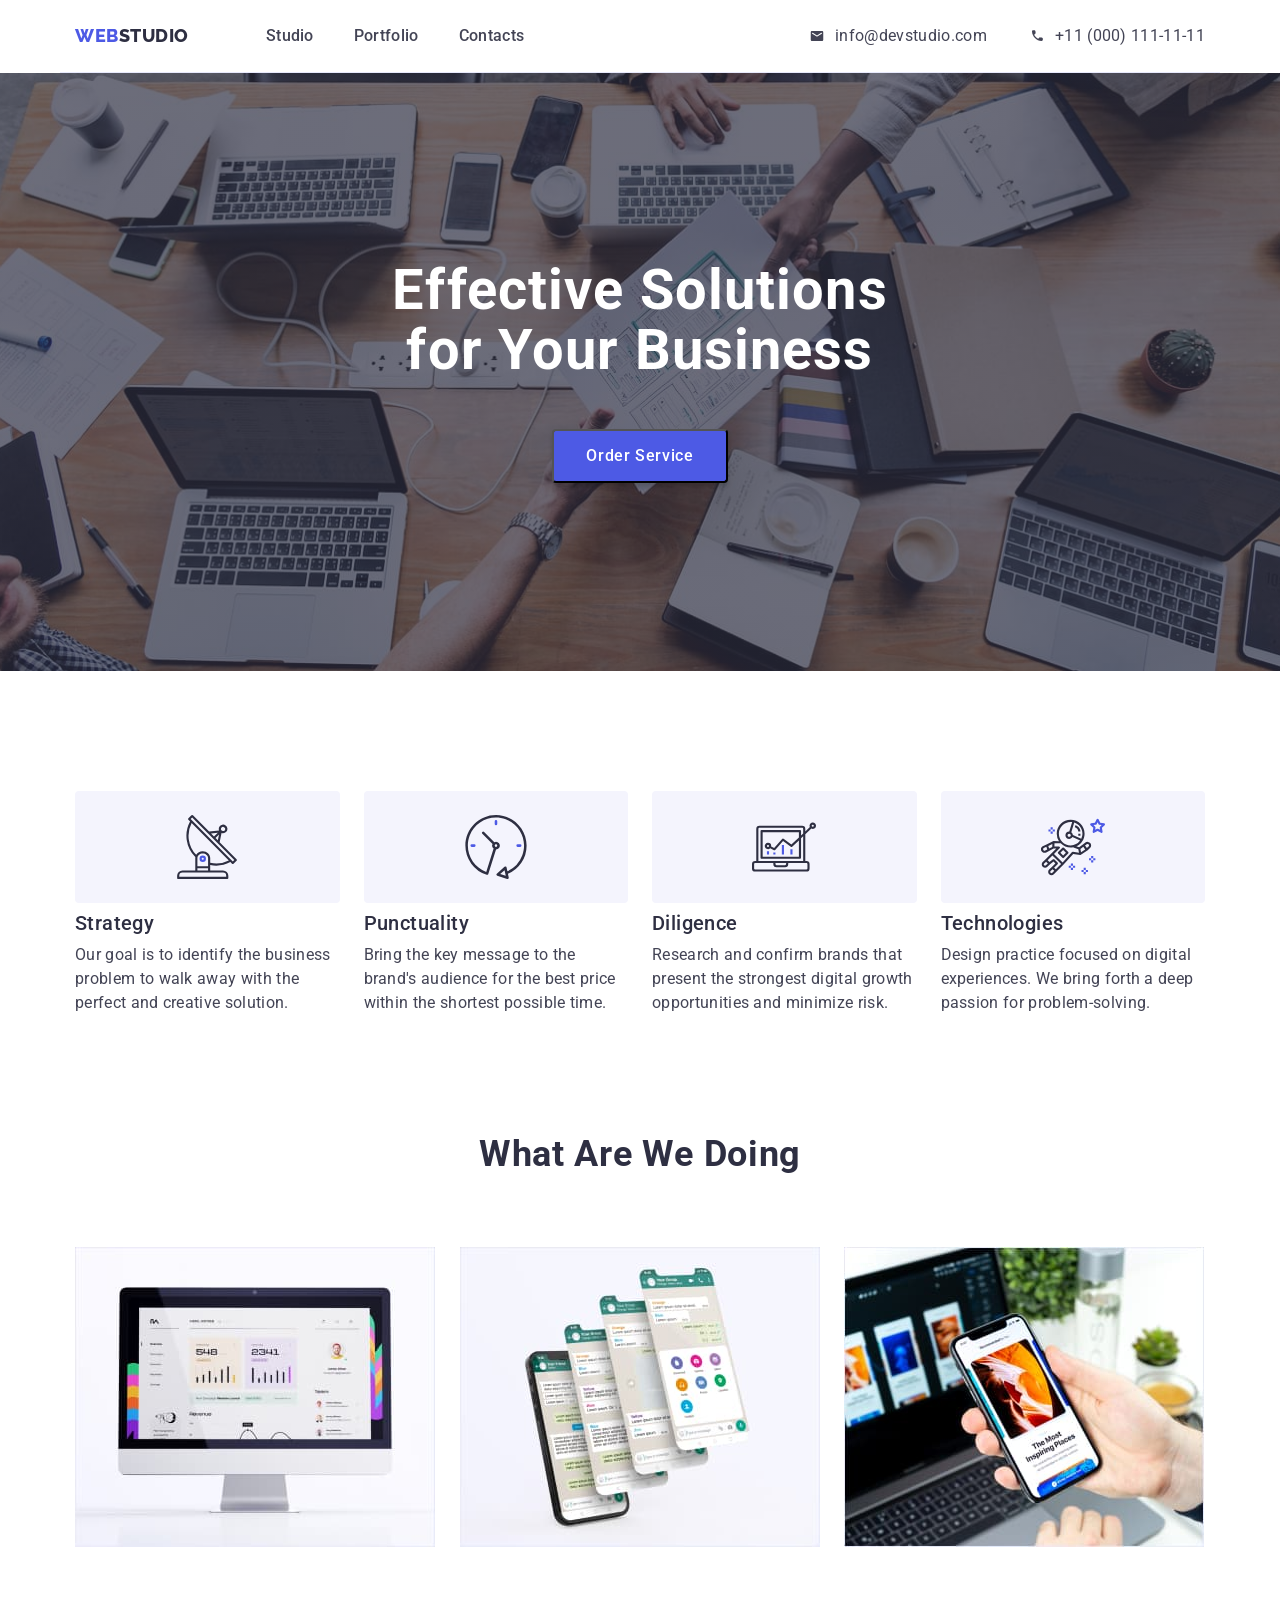
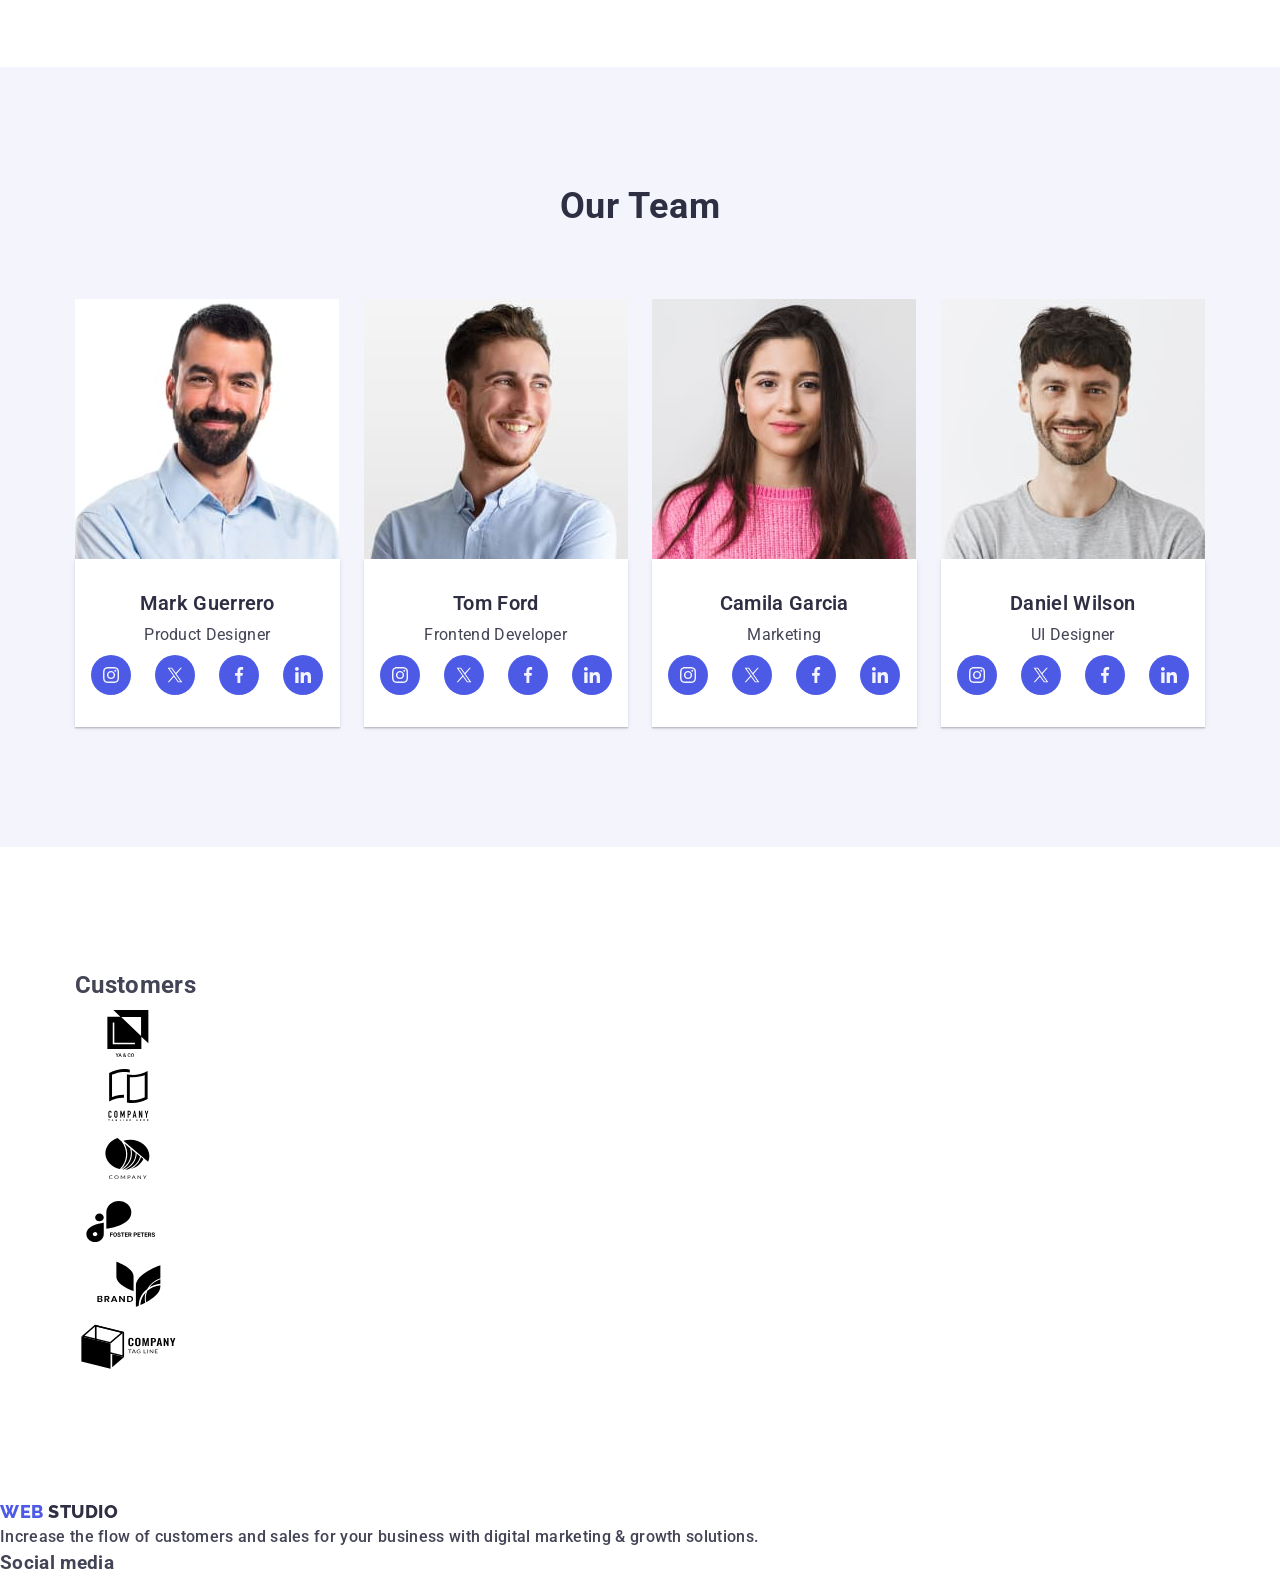
<file: index.html>
<!DOCTYPE html>
<html lang="en">
	<head>
		<meta charset="UTF-8"/>
		<meta
			name="viewport"
			content="width=device-width, initial-scale=1.0"/>
		<title>Team</title>
		<link rel="stylesheet" href="https://cdn.jsdelivr.net/npm/modern-normalize@3.0.1/modern-normalize.min.css">

		<link rel="preconnect" href="https://fonts.googleapis.com">
		<link rel="preconnect" href="https://fonts.gstatic.com" crossorigin>
		<link href="https://fonts.googleapis.com/css2?family=Raleway:wght@800&family=Roboto:wght@0,400;0,500;0,700&display=swap" rel="stylesheet">
		<link rel="stylesheet" href="./css/cammon.css">
		<link rel="stylesheet" href="./css/style.css"/>
	</head>

	<body>
		<header class="header">
			<div class="head-item container">
				<a href="./index.html" class="logo link">Web<span class="logo-color">Studio</span> </a>
				<nav class="nav">
					<ul class="nav-menu list">
						<li class="menu-items list">
							<a href="./index.html" class="menu-item link">Studio</a>
						</li>
						<li class="menu-items list">
							<a href="./portfolio.html" class="menu-item link">Portfolio</a>
						</li>
						<li class="menu-items list">
							<a href="" class="menu-item link">Contacts</a>
						</li>
					</ul>
	
					<ul class="nav-info list">
						<li class="info-items list">
							<a href="mailto:info@devstudio.com" class="info-email link"> 
								<svg class="info-email-svg" width="20" height="20" aria-hidden="true">
									<use href="./img/svg/icons.svg#e-mail"></use>
								</svg> 
							info@devstudio.com</a> 
						</li>
						<li class="info-items list">
							<a href="tel:+110001111111" class="info-tel link">
								<svg class="info-phone-svg" width="20" height="20" aria-hidden="true">
									<use href="./img/svg/icons.svg#phone"></use>
								</svg>
							 +11 (000) 111-11-11</a>
						</li>
						
					</ul>
				</nav></div>
		</header>

		<main class="main">
			<section class="hero">
				<div class="container">
					<h1 class="hero-title">Effective Solutions <br>for Your Business</h1>
					<button type="button" class="hero-btn btn">Order Service</button>
				</div>
			</section>

			<section class="feature section-pading">
				<div class="container">
					<h2 class="feature visually-hidden">Feature</h2>

					<ul class="feature-list list">
						<li class="feature-card">
							<div class="feature-card-box">
								<svg class="feature-card-svg" width="64" height="64">
								<use href="./img/svg/icons.svg#antenna"></use>
								</svg>
							</div>
							<h3 class="feature-card-title">Strategy</h3>
							<p class="feature-card-text">Our goal is to identify the business
								problem to walk away with the perfect and creative solution. </p>
						</li>

						<li class="feature-card">
							<div class="feature-card-box">
								<svg class="feature-card-svg" width="64" height="64">
								<use href="./img/svg/icons.svg#clock"></use>
								</svg>
							</div>
							<h3 class="feature-card-title">Punctuality</h3>
							<p class="feature-card-text ">Bring the key message to the brand's audience for the best price within the shortest possible time.</p>
						</li>

						<li class="feature-card">
							<div class="feature-card-box">
								<svg class="feature-card-svg" width="64" height="64">
								<use href="./img/svg/icons.svg#diagram"></use>
								</svg>
							</div>
							<h3 class="feature-card-title">Diligence</h3>
							<p class="feature-card-text">Research and confirm brands that present the strongest digital growth opportunities and minimize risk.</p>
						</li>

						<li class="feature-card">
							<div class="feature-card-box">
								<svg class="feature-card-svg" width="64" height="64">
								<use href="./img/svg/icons.svg#astronaut"></use>
								</svg>
							</div>
							<h3 class="feature-card-title">Technologies</h3>
							<p class="feature-card-text">Design practice focused on digital experiences. We bring forth a deep passion for problem-solving.</p>
						</li>
					</ul>
				</div>
			</section>

			<section class="doing">
				<div class="container">
					<h2 class="doing-title section-title">What are we doing</h2>

					<ul class="doing-list list">
						<li class="doing-card">
							<a href="#" class="doing-card-link">
								<img class="doing-card-img" src="./img/main/doing/doing1.jpg" alt="Monitor with diagram" width="360" height="300px">
							</a>
						</li>

						
						<li class="doing-card">
							<a href="#" class="doing-card-link">
									<img class="doing-card-img" src="./img/main/doing/doing2.jpg" alt="apps for phone"  width="360" height="300px">
							</a>
						</li>
							
						<li class="doing-card">
							<a href="#" class="doing-card-link">
								<img class="doing-card-img" src="./img/main/doing/doing3.jpg" alt="adaptive sites for any device"  width="360" height="300px">
							</a>
						</li>
					</ul>
				</div>
			</section>

			<section class="team section-pading">
				<div class="container">
					<h2 class="team-title section-title">Our Team</h2>

					<ul class="team-list list">
						<li class="team-card">
							<img class="team-card-img" src="./img/main/team/mark.jpg" alt="Man" width="264" height="260">
							<div class="team-card-box">
								<h3 class="team-card-title">Mark Guerrero</h3>
								<p class="team-card-subtitle">Product Designer</p>
								<ul class="team-card-soc list">
									<li class="team-soc-item">
										<a href="https://www.instagram.com" class="team-soc-icon" target="_blank" rel="noopener noreferrer">						
											<svg class="team-soc-svg" width="16" height="16">
									  			<use href="./img/svg/icons.svg#instagram"></use>
											</svg>
										</a>
									</li>

									<li class="team-soc-item">
										<a href="https://www.twitter.com" class="team-soc-icon" target="_blank" rel="noopener noreferrer">
											<svg class="team-soc-svg twiter" width="16" height="16">
									 			 <use href="./img/svg/icons.svg#twiter"></use>
											</svg>
										</a>
									</li>
									<li class="team-soc-item">
										<a href="https://www.facebook.com" class="team-soc-icon" target="_blank" rel="noopener noreferrer">
											<svg class="team-soc-svg" width="16" height="16">
									  			<use href="./img/svg/icons.svg#facebook"></use>
											</svg>
										</a>
									</li>
									<li class="team-soc-item" >
										<a href="https://www.linkedin.com" class="team-soc-icon" target="_blank" rel="noopener noreferrer">
											<svg class="team-soc-svg" width="16" height="16">
									  			<use href="./img/svg/icons.svg#linkedin"></use>
											</svg>
										</a>
									</li>
							</ul>
							</div>
						</li>
						<li class="team-card">
							<img class="team-card-img" src="./img/main/team/tom.jpg" alt="Man" width="264" height="260">
							<div class="team-card-box">
								<h3 class="team-card-title">Tom Ford</h3>
								<p class="team-card-subtitle">Frontend Developer</p>
								<ul class="team-card-soc list">
									<li class="team-soc-item">
										<a href="https://www.instagram.com" class="team-soc-icon" target="_blank" rel="noopener noreferrer">						
											<svg class="team-soc-svg" width="16" height="16">
									  			<use href="./img/svg/icons.svg#instagram"></use>
											</svg>
										</a>
									</li>

									<li class="team-soc-item">
										<a href="https://www.twitter.com" class="team-soc-icon" target="_blank" rel="noopener noreferrer">
											<svg class="team-soc-svg twiter" width="16" height="16">
									 			 <use href="./img/svg/icons.svg#twiter"></use>
											</svg>
										</a>
									</li>
									<li class="team-soc-item">
										<a href="https://www.facebook.com" class="team-soc-icon" target="_blank" rel="noopener noreferrer">
											<svg class="team-soc-svg" width="16" height="16">
									  			<use href="./img/svg/icons.svg#facebook"></use>
											</svg>
										</a>
									</li>
									<li class="team-soc-item" >
										<a href="https://www.linkedin.com" class="team-soc-icon" target="_blank" rel="noopener noreferrer">
											<svg class="team-soc-svg" width="16" height="16">
									 			 <use href="./img/svg/icons.svg#linkedin"></use>
											</svg>
										</a>
									</li>
							</ul>
							</div>
						</li>
						<li class="team-card">
							<img class="team-card-img" src="./img/main/team/camila.jpg" alt="Woman" width="264" height="260">
							<div class="team-card-box">
								<h3 class="team-card-title">Camila Garcia</h3>
								<p class="team-card-subtitle">Marketing</p>
								<ul class="team-card-soc list">
									<li class="team-soc-item">
										<a href="https://www.instagram.com" class="team-soc-icon" target="_blank" rel="noopener noreferrer">						
											<svg class="team-soc-svg" width="16" height="16">
									  			<use href="./img/svg/icons.svg#instagram"></use>
											</svg>
										</a>
									</li>

									<li class="team-soc-item">
										<a href="https://www.x.com" class="team-soc-icon" target="_blank" rel="noopener noreferrer">
											<svg class="team-soc-svg twiter" width="16" height="16">
									 			 <use href="./img/svg/icons.svg#twiter"></use>
											</svg>
										</a>
									</li>
									<li class="team-soc-item">
										<a href="https://www.facebook.com" class="team-soc-icon" target="_blank" rel="noopener noreferrer">
											<svg class="team-soc-svg" width="16" height="16">
									  			<use href="./img/svg/icons.svg#facebook"></use>
											</svg>
										</a>
									</li>
									<li class="team-soc-item">
										<a href="https://www.linkedin.com" class="team-soc-icon" target="_blank" rel="noopener noreferrer">
											<svg class="team-soc-svg" width="16" height="16">
									 			 <use href="./img/svg/icons.svg#linkedin"></use>
											</svg>
										</a>
									</li>
							</ul>
							</div>
						</li>
						<li class="team-card">
							<img class="team-card-img" src="./img/main/team/Daniel.jpg" alt="Man" width="264" height="260">
							<div class="team-card-box">
								<h3 class="team-card-title">Daniel Wilson</h3>
								<p class="team-card-subtitle">UI Designer</p>
								<ul class="team-card-soc list">
									<li class="team-soc-item">
										<a href="https://www.instagram.com" class="team-soc-icon" target="_blank" rel="noopener noreferrer">						
											<svg class="team-soc-svg" width="16" height="16">
									  			<use href="./img/svg/icons.svg#instagram"></use>
											</svg>
										</a>
									</li>

									<li class="team-soc-item">
										<a href="https://www.twitter.com" class="team-soc-icon" target="_blank" rel="noopener noreferrer">
											<svg class="team-soc-svg twiter" width="16" height="16">
									 			 <use href="./img/svg/icons.svg#twiter"></use>
											</svg>
										</a>
									</li>
									<li class="team-soc-item" >
										<a href="https://www.facebook.com" class="team-soc-icon" target="_blank" rel="noopener noreferrer">
											<svg class="team-soc-svg" width="16" height="16">
									  			<use href="./img/svg/icons.svg#facebook"></use>
											</svg>
										</a>
									</li>
									<li class="team-soc-item" >
										<a href="https://www.linkedin.com" class="team-soc-icon" target="_blank" rel="noopener noreferrer">
											<svg class="team-soc-svg" width="16" height="16">
									 			 <use href="./img/svg/icons.svg#linkedin"></use>
											</svg>
										</a>
									</li>
							</ul>
							</div>
						</li>
					</ul>
				</div>
			</section>          

			<section class="customers container section-pading">
				<h2 class="customers-title">Customers</h2>
				<ul class="customers-list list">
					<li class="customers-card">
						<a href="#" class="customers-card-link" target="_blank" rel="noopener noreferrer">
							<svg class="customers-card-svg" width="104" height="56">
							  <use href="./img/svg/icons.svg#yaco"></use>
							</svg>
						</a>
					</li>
					<li class="customers-card">
						<a href="#" class="customers-card-link" target="_blank" rel="noopener noreferrer">
							<svg class="customers-card-svg" width="104" height="56">
							  <use href="./img/svg/icons.svg#company"></use>
							</svg>
						</a>
					</li>
					<li class="customers-card">
						<a href="#" class="customers-card-link" target="_blank" rel="noopener noreferrer">
							<svg class="customers-card-svg" width="104" height="56">
							  <use href="./img/svg/icons.svg#company2"></use>
							</svg>
						</a>
					</li>
					<li class="customers-card">
						<a href="#" class="customers-card-link" target="_blank" rel="noopener noreferrer">
							<svg class="customers-card-svg" width="104" height="56">
							  <use href="./img/svg/icons.svg#foster"></use>
							</svg>
						</a>
					</li>
					<li class="customers-card">
						<a href="#" class="customers-card-link" target="_blank" rel="noopener noreferrer">
							<svg class="customers-card-svg" width="104" height="56">
							  <use href="./img/svg/icons.svg#brand"></use>
							</svg>
						</a>
					</li>
					<li class="customers-card">
						<a href="#" class="customers-card-link" target="_blank" rel="noopener noreferrer">
							<svg class="customers-card-svg" width="104" height="56">
							  <use href="./img/svg/icons.svg#tag-line"></use>
							</svg>
						</a>
					</li>
				</ul>
			</section>

		</main>
			
	
		<footer class="footer">
<div class="footer-about-us">
	<a href="" class="logo">Web <span class="logo-color">Studio</span> </a>
	<p class="footer-left-text">Increase the flow of customers and sales for your business with digital marketing & growth solutions.</p>
</div>

<div class="footer-cos">
	<h3 class="footer-cos-title">Social media</h3>
		<ul class="footer-cos-list list">
			<li class="footer-cos-items"><a href="" class="footer-cos-icon"></a></li>
			<li class="footer-cos-items"><a href="" class="footer-cos-icon"></a></li>
			<li class="footer-cos-items"><a href="" class="footer-cos-icon"></a></li>
			<li class="footer-cos-items"><a href="" class="footer-cos-icon"></a></li>
		</ul>
</div>
<div class="footer-subs">
	<h3 class="footer-subs-title"></h3>
</div>


		</footer>
	</body>
</html>
</file>
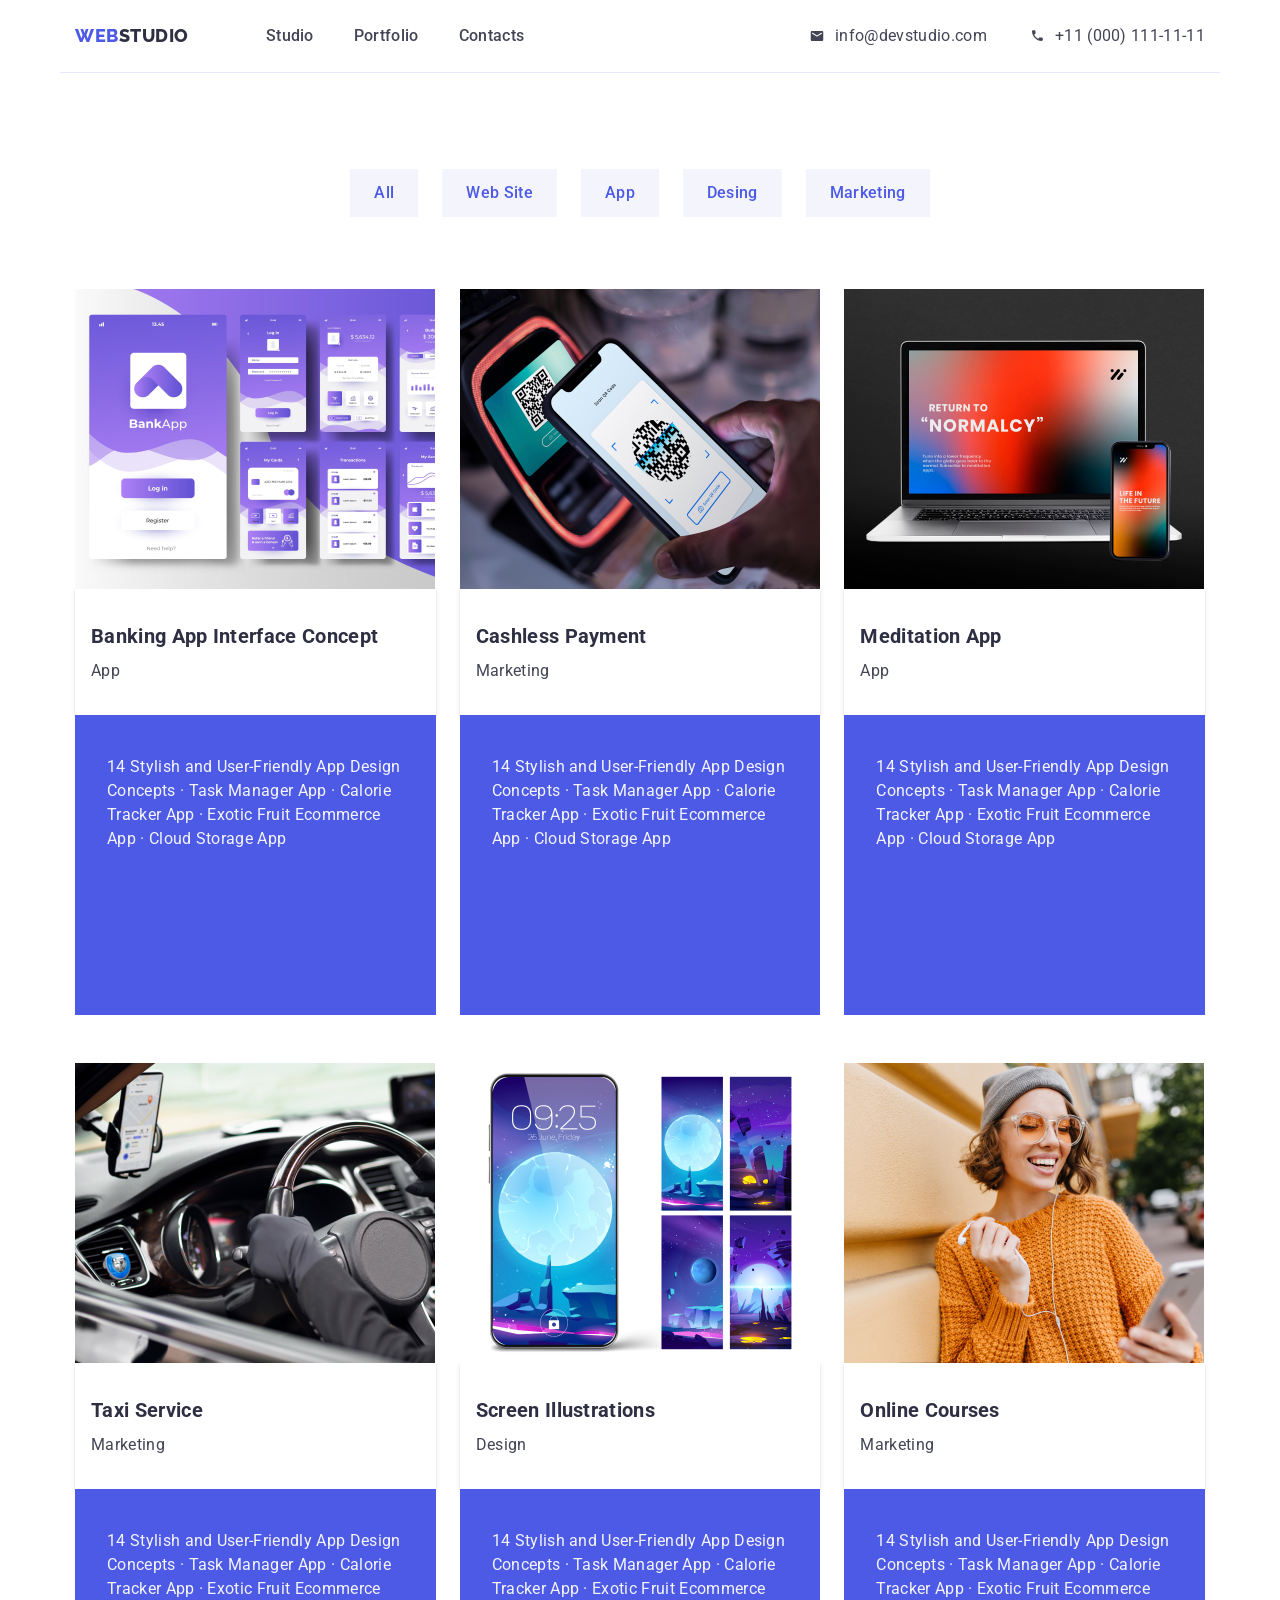
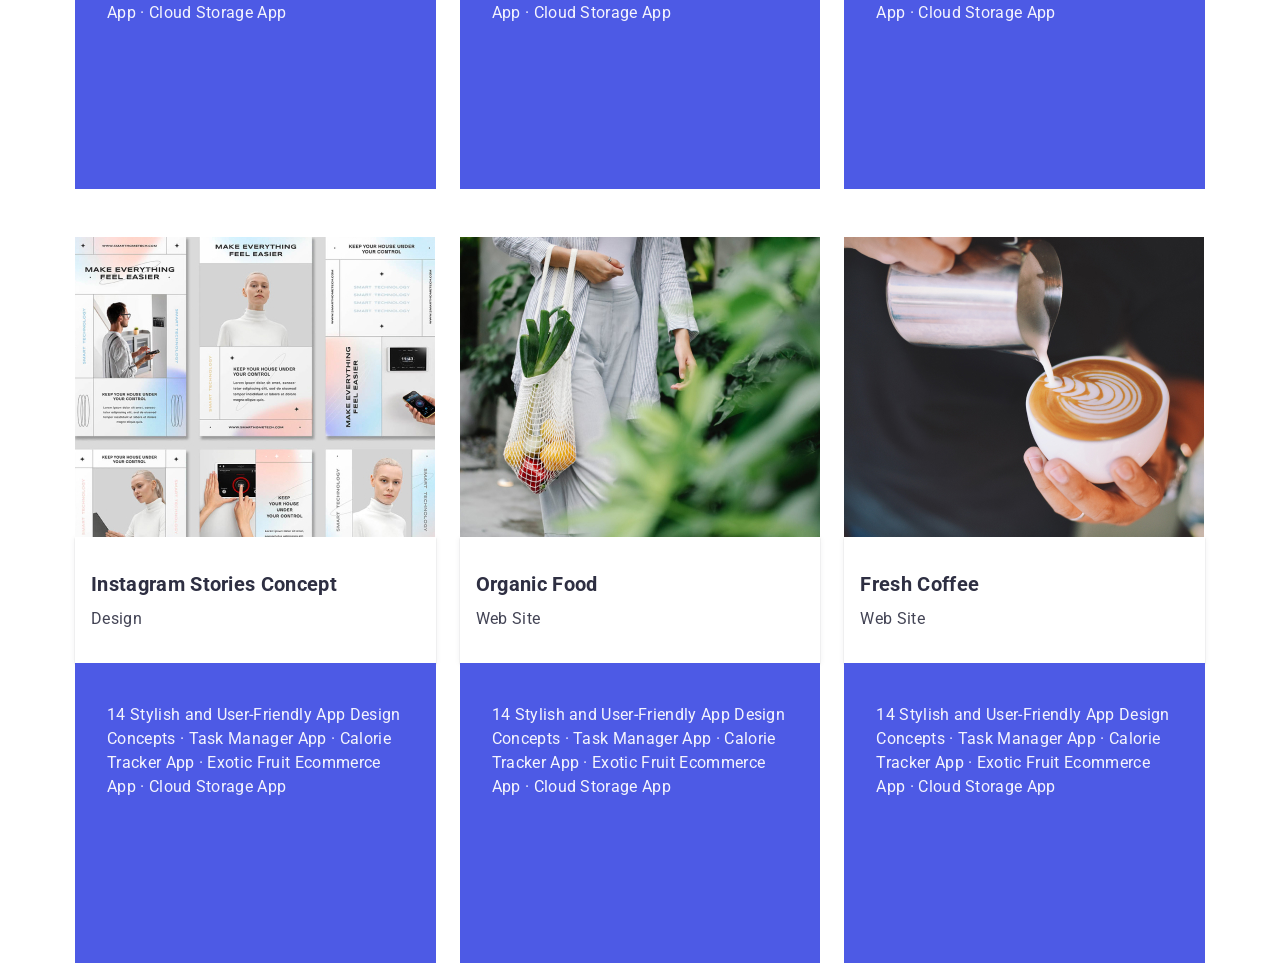
<file: portfolio.html>
<!DOCTYPE html>
<html lang="en">
<head>
    <meta charset="UTF-8">
    <meta name="viewport" content="width=device-width, initial-scale=1.0">
    <title>Portfolio</title>
    <link rel="stylesheet" href="https://cdn.jsdelivr.net/npm/modern-normalize@3.0.1/modern-normalize.min.css">

		<link rel="preconnect" href="https://fonts.googleapis.com">
		<link rel="preconnect" href="https://fonts.gstatic.com" crossorigin>
		<link href="https://fonts.googleapis.com/css2?family=Raleway:wght@800&family=Roboto:wght@0,400;0,500;0,700&display=swap" rel="stylesheet">
		<link rel="stylesheet" href="./css/cammon.css">
		<link rel="stylesheet" href="./css/style.css"/>
</head>
<body>
   	<header class="header">
			<div class="head-item container">
				<a href="./index.html" class="logo link">Web<span class="logo-color">Studio</span> </a>
				<nav class="nav">
					<ul class="nav-menu list">
						<li class="menu-items list">
							<a href="./index.html" class="menu-item link">Studio</a>
						</li>
						<li class="menu-items list">
							<a href="./portfolio.html" class="menu-item link">Portfolio</a>
						</li>
						<li class="menu-items list">
							<a href="" class="menu-item link">Contacts</a>
						</li>
					</ul>
	
					<ul class="nav-info list">
						<li class="info-items list">
							<a href="mailto:info@devstudio.com" class="info-email link"> 
								<svg class="info-email-svg" width="20" height="20" aria-hidden="true">
									<use href="./img/svg/icons.svg#e-mail"></use>
								</svg> 
							info@devstudio.com</a> 
						</li>
						<li class="info-items list">
							<a href="tel:+110001111111" class="info-tel link">
								<svg class="info-phone-svg" width="20" height="20" aria-hidden="true">
									<use href="./img/svg/icons.svg#phone"></use>
								</svg>
							 +11 (000) 111-11-11</a>
						</li>
						
					</ul>
				</nav></div>
		</header>

    <main class="container">
        <section class="portfolio">
            <h1 class="visually-hidden">Portfolio</h1>
            <ul class="portfolio-menu list">
              <li class="portfolio-menu-item ">All</li>  
              <li class="portfolio-menu-item">Web Site</li>  
              <li class="portfolio-menu-item">App</li>  
              <li class="portfolio-menu-item">Desing</li>  
              <li class="portfolio-menu-item">Marketing</li>  
            </ul>
            <ul class="portfolio-card list">
                <li class="portfolio-card-list">
                    <a href="#" class="portfolio-card-link link">
                        <img class="portfolio-img" src="./img/portfolio/portfolio-card/banking.jpg" alt="Banking interface" width="360" height="300">
                        <div class="portfolio-item">
                            <h2 class="portfolio-title">Banking App Interface Concept</h2>
                            <p class="portfolio-subtitle">App</p>       
                        </div>
                        
                        <p class="portfolio-text">14 Stylish and User-Friendly App Design Concepts · Task Manager App · Calorie Tracker App · Exotic Fruit Ecommerce App · Cloud Storage App</p>
                    </a>
                </li>
                <li class="portfolio-card-list">
                    <a href="#" class="portfolio-card-link link">
                        <img class="portfolio-img" src="./img/portfolio/portfolio-card/cashlees.jpg" alt="Cashless Payment" width="360" height="300">
                         <div class="portfolio-item">
                            <h2 class="portfolio-title">Cashless Payment</h2>
                            <p class="portfolio-subtitle">Marketing</p>
                        </div>
                        <p class="portfolio-text">14 Stylish and User-Friendly App Design Concepts · Task Manager App · Calorie Tracker App · Exotic Fruit Ecommerce App · Cloud Storage App</p>
                    </a>
                </li>
                <li class="portfolio-card-list">
                    <a href="#" class="portfolio-card-link link">
                        <img class="portfolio-img" src="./img/portfolio/portfolio-card/mediatation.jpg" alt="Meditation App" width="360" height="300">
                         <div class="portfolio-item">
                            <h2 class="portfolio-title">Meditation App</h2>
                            <p class="portfolio-subtitle">App</p>
                        </div>
                        <p class="portfolio-text">14 Stylish and User-Friendly App Design Concepts · Task Manager App · Calorie Tracker App · Exotic Fruit Ecommerce App · Cloud Storage App</p>
                    </a>
                </li>
                <li class="portfolio-card-list">
                    <a href="#" class="portfolio-card-link link">
                        <img class="portfolio-img" src="./img/portfolio/portfolio-card/taxi.jpg" alt="Taxi Servis" width="360" height="300">
                         <div class="portfolio-item">
                            <h2 class="portfolio-title">Taxi Service</h2>
                            <p class="portfolio-subtitle">Marketing</p>
                        </div>
                        <p class="portfolio-text">14 Stylish and User-Friendly App Design Concepts · Task Manager App · Calorie Tracker App · Exotic Fruit Ecommerce App · Cloud Storage App</p>
                    </a>
                </li>
                <li class="portfolio-card-list">
                    <a href="#" class="portfolio-card-link link">
                        <img class="portfolio-img" src="./img/portfolio/portfolio-card/screen.jpg" alt="Screen Illustrations"width="360" height="300">
                         <div class="portfolio-item">
                            <h2 class="portfolio-title">Screen Illustrations</h2>
                            <p class="portfolio-subtitle">Design</p>
                         </div>
                        <p class="portfolio-text">14 Stylish and User-Friendly App Design Concepts · Task Manager App · Calorie Tracker App · Exotic Fruit Ecommerce App · Cloud Storage App</p>
                    </a>
                </li>
                <li class="portfolio-card-list">
                    <a href="#" class="portfolio-card-link link">
                        <img class="portfolio-img" src="./img/portfolio/portfolio-card/online.jpg" alt="Online Courses" width="360" height="300">
                         <div class="portfolio-item">
                            <h2 class="portfolio-title">Online Courses</h2>
                            <p class="portfolio-subtitle">Marketing</p>
                         </div>
                        <p class="portfolio-text">14 Stylish and User-Friendly App Design Concepts · Task Manager App · Calorie Tracker App · Exotic Fruit Ecommerce App · Cloud Storage App</p>
                    </a>
                </li>
                <li class="portfolio-card-list">
                    <a href="#" class="portfolio-card-link link">
                        <img class="portfolio-img"src="./img/portfolio/portfolio-card/stories.jpg" alt="Instagram Stories Concept" width="360" height="300">
                         <div class="portfolio-item">
                            <h2 class="portfolio-title">Instagram Stories Concept</h2>
                            <p class="portfolio-subtitle">Design</p>
                         </div>
                        <p class="portfolio-text">14 Stylish and User-Friendly App Design Concepts · Task Manager App · Calorie Tracker App · Exotic Fruit Ecommerce App · Cloud Storage App</p>
                    </a>
                </li>
                <li class="portfolio-card-list">
                    <a href="#" class="portfolio-card-link link">
                        <img class="portfolio-img" src="./img/portfolio/portfolio-card/organic.jpg" alt="Organic Food" width="360" height="300">
                         <div class="portfolio-item">
                            <h2 class="portfolio-title">Organic Food</h2>
                            <p class="portfolio-subtitle">Web Site</p>
                         </div>
                        <p class="portfolio-text">14 Stylish and User-Friendly App Design Concepts · Task Manager App · Calorie Tracker App · Exotic Fruit Ecommerce App · Cloud Storage App</p>
                    </a>
                </li>
                <li class="portfolio-card-list">
                    <a href="#" class="portfolio-card-link link">
                        <img class="partfolio-img" src="./img/portfolio/portfolio-card/coffee.jpg" alt="Fresh Coffee" width="360" height="300">
                        <div class="portfolio-item">
                            <h2 class="portfolio-title">Fresh Coffee</h2>
                            <p class="portfolio-subtitle">Web Site</p>
                        </div>
                        <p class="portfolio-text">14 Stylish and User-Friendly App Design Concepts · Task Manager App · Calorie Tracker App · Exotic Fruit Ecommerce App · Cloud Storage App</p>
                    </a>
                </li>
            </ul>
        </section>
    </main>
    <footer></footer>
    
</body>
</html>
</file>
<file: css/cammon.css>
:root {
	 --font-family: "Roboto", sans-serif;
	 --second-family: "Raleway", sans-serif;

	 --iris: #4d5ae5;
	 --ocean: #404bbf;
	 --navy-blue: #2e2f42;
	 --green: #31d0aa;
	 --slate: rgb(67, 68, 85);
	 --light-slate: #8e8f99;
	 --cornflower: #e7e9fc;
	 --cloud: #f4f4fd;
	 --navy-blue-modal: rgba(46, 47, 66, 0.4);
	 --grey: rgba(46, 47, 66, 0.7);
	 --white: #fff;
	 --dairy: #fcfcfc;

	}

body {
	font-family: var(--font-family);
	font-weight: 500;
	font-size: 16px;
	line-height: 1.5;
	letter-spacing:0.02em;
	color:var(--slate) ;
	
	background-color:var(--white) ;
		
}

h1,h2,h3, h4,h5,h6,p {
	margin: 0;
}
a {
	text-decoration: none;
}
img{
	display: block;
}


/* =========================================================== */
 /*General styles*/
 .container{	
	max-width: 1160px;
	padding: 0 15px;
	margin:0 auto 0 auto;

	
 }

 .list{
	list-style: none;
	padding: 0;
	margin: 0;
}
.link{
	color: inherit;
	text-decoration: none;
}
 .btn{
	font-weight: 500;
	letter-spacing: 0.04em;
	color: var(--white);
	border-radius: 4px;
	padding: 16px 32px;
	box-shadow: 0 4px 4px 0 rgba(0, 0, 0, 0.15);
	background: var(--iris);	
 }
 .btn:hover,
 .btn:focus{
	background-color: var(--ocean);
 }


 	/* Hidden title */
.visually-hidden {
	position: absolute;
	width: 1px;
	height: 1px;
	margin: -1px;
	border: 0;
	padding: 0;
  
	white-space: nowrap;
	clip-path: inset(100%);
	clip: rect(0 0 0 0);   
	overflow: hidden;
  }
  .section-pading{
	padding-top: 120px;
	padding-bottom: 120px;
  }
  .section-title{
	font-family: var(--font-family);
	font-weight: 700;
	font-size: 36px;
	line-height: 1.11;
	letter-spacing: 0.02em;
	text-transform: capitalize;
	text-align: center;
	color: var(--navy-blue);

  }

 /* ======header===== */
 /* =====footer===== */
</file>
<file: css/style.css>
/* .hero-title{
    font-size: 40px;
} */

/* ==========HEADER========== */
.head-item {
    display: flex;
    align-items: center; 
    border-bottom: 1px solid var(--cornflower);
   }
.logo {
    font-family: var(--second-family);
    font-weight: 800;
    font-size: 18px;
    line-height: 1.17;
    letter-spacing: 0.03em;
    text-transform: uppercase;
    color: var(--iris);
    margin-right: 77px;
}
.logo-color {
    color: var(--navy-blue);
}
.nav {
  
    display: flex;
    align-items: center;
    justify-content: space-between;
    flex-grow: 1;
}
.nav-menu {
    display: flex;
    flex-wrap: wrap;
    align-items: center;
     column-gap: 40px;
}
.menu-items {
    color: var(--navy-blue);
    
}
.menu-item,
.info-email,
.info-tel {
    /* display: block; */

    display: inline-flex;
    align-items: center;
    gap: 8px;
    padding-top: 24px;
    padding-bottom: 24px;
    color: var(--slate);
}
.menu-item:hover,
.menu-item:focus {   
    color: var(--ocean);
}
.nav-info {
    font-weight: 400;
    display: flex;
    align-items: center;
    flex-wrap: wrap;
    column-gap: 40px;
}
.info-email:hover,
.info-email:focus,
.info-tel:hover,
.info-tel:hover:focus{
    color: var(--ocean);
}
.info-email-svg,
.info-phone-svg {
fill: currentColor;
width: 20px;
height: 20px;

}
 
/* ==========MAIN========== */
/* ==========hero========== */
.hero {
    background-image:linear-gradient(rgba(46, 47, 66, 0.7), rgba(46, 47, 66, 0.7)), url(../img/main/hero/people-office.jpg);
  background-size: cover;
  background-position: center;
  background-repeat: no-repeat;
    padding-top: 188px;
    padding-bottom: 188px;
}

 /* linear-gradient(rgba(var(--navy-rgb), 0.7), rgba(var(--navy-rgb), 0.7)),  */
.hero-title {
font-weight: 700;
font-size: 56px;
line-height: 1.07;
letter-spacing: 0.02em;
text-align: center;
color: var(--white);
margin-bottom: 48px;

}
.hero-btn {
    display: block;
    margin: 0 auto;
}
/* ==========feature========== */
.feature-list {
    display: flex;
    flex-wrap: wrap;
    gap: 24px;
}
.feature-card {
    flex-basis: calc((100% - 24px * 3)/4);
}
.feature-card-box{
    background-color: var(--cloud);
    border-radius: 4px;
    display: flex;
    align-items: center;
    justify-content: center;
    min-height: 112px;
   
    margin-bottom: 8px;
}
.feature-card-title {
    font-weight: 500;
    font-size: 20px;
    line-height: 1.2;
    letter-spacing: 0.02em;
    color: var(--navy-blue); 
    }
    .feature-card-title:not(:last-child){
    margin-bottom: 8px;
    }
.feature-card-text {
    font-weight: 400;
    font-size: 16px;
    line-height: 1.5;
    }

/* ==========doing========== */

.doing {
    padding-bottom: 120px;
   
    /* outline: 5px solid coral; */

}
.doing-title:not(:last-child) {
    margin-bottom: 72px;
}
.doing-list {
    display: flex;
    flex-wrap: wrap;
    gap: 24px;
}
.doing-card {
    flex-basis: calc((100% - 24px * 2)/3);
}
.doing-card-link {
}
.doing-card-img {
}
/* ==========team========== */
.team {
   background-color: var(--cloud);
}

.team-title {
    margin-bottom: 72px;
}
.team-list {
    display: flex;
    flex-wrap: wrap;
    gap: 24px;
}

.team-card {
    flex-basis: calc((100% - 24px * 3)/4);
}
.team-card-img {
}
.team-card-box{
    padding: 32px 16px;
    box-shadow: 0 2px 1px 0 rgba(46, 47, 66, 0.08), 0 1px 1px 0 rgba(46, 47, 66, 0.16), 0 1px 6px 0 rgba(46, 47, 66, 0.08);
    background: var(--white);
}
.team-card-title {
    font-weight: 600;
    font-size: 20px;
    line-height: 1.2;
    text-align: center;
    color: var(--navy-blue);
}
.team-card-title:not(:last-child){
    margin-bottom:8px;
}
.team-card-subtitle {
    font-weight: 400;
    text-align: center;
}

.team-card-subtitle:not(:last-child){
    margin-bottom: 8px;
} 
.team-card-soc {
    display: flex;
    align-items: center;
    justify-content: center;
    gap: 24px;

    
}
.team-soc-item {
}
.team-soc-icon {
    display: flex;
    align-items: center;
    justify-content: center;
    width: 40px;
    height: 40px;
    background-color: var(--iris);
    border-radius: 50%;
}
.team-soc-icon:hover,
.team-soc-icon:focus{
background-color: var(--ocean);
}

.team-soc-svg{
    fill: currentColor;
}
.twiter{
    fill: var(--white);
}

/* ==========CUSTOMERS========== */
.customers-title {
}
.title {
}
.customers-list {
}
.list {
}
.customers-card {
}
.customers-card-link {
}
.customers-card-svg {
}



/* ===================PORTFOLIO================================ */
.portfolio {
    padding-top: 96px;

}
.portfolio-menu{
    display: flex;
    align-items: center;
    justify-content: center;
    gap: 24px;
    padding-bottom:72px;
}
.portfolio-menu-item {
    padding: 12px 24px;
    background-color: var(--cloud);
    text-align: center;
    color: var(--iris);
    cursor: pointer;
}
.portfolio-menu-item:hover,
.portfolio-menu-item:focus{
   background-color: var(--iris); 
   color:var(--white) ;
}



.portfolio-card {
    display: flex;
    flex-wrap: wrap;
    row-gap: 48px;
    column-gap: 24px;
   

}


.portfolio-card-list {
    flex-basis: calc((100% - 24px * 2) / 3);
     
}
.portfolio-card-link {
    
}
.portfolio-item {
    padding:32px 16px;
     box-shadow: 0 2px 1px 0 rgba(46, 47, 66, 0.08), 0 1px 1px 0 rgba(46, 47, 66, 0.16), 0 1px 6px 0 rgba(46, 47, 66, 0.08);
}
.portfolio-title {
   font-size: 20px; 
   color: var(--navy-blue);
   margin-bottom: 8px;
}
.portfolio-subtitle {
    font-weight: 400;
}
.portfolio-text {
    font-weight: 400;
    letter-spacing: 0.02em;
    color: var(--cloud);
    background-color: var(--iris);
    padding: 40px 32px;
    min-height: 300px;

}
</file>
